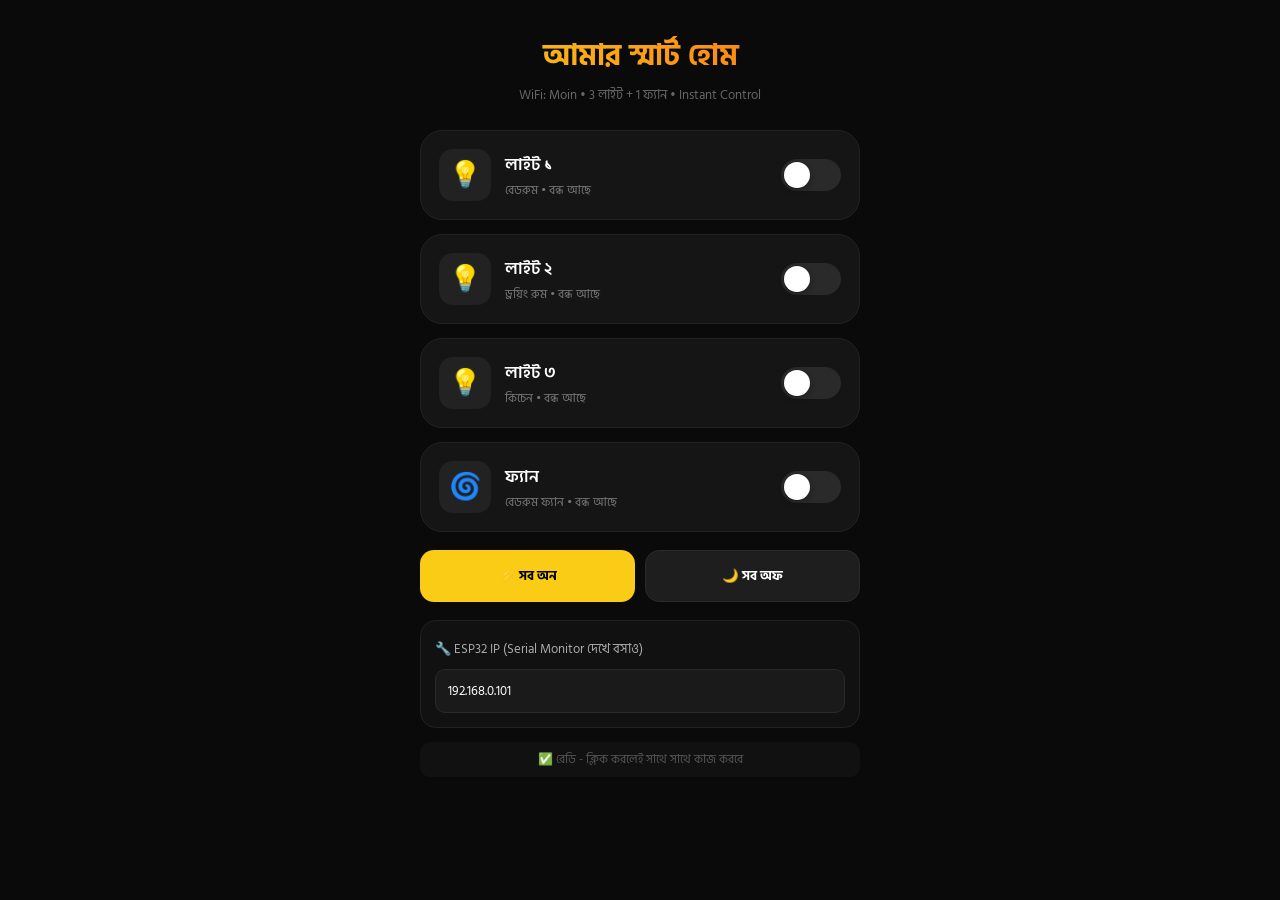
<file: index.html>
<!DOCTYPE html>
<html lang="bn">
<head>
<meta charset="UTF-8">
<meta name="viewport" content="width=device-width, initial-scale=1.0">
<title>আমার স্মার্ট হোম - Moin</title>
<link href="https://fonts.googleapis.com/css2?family=Hind+Siliguri:wght@400;600;700&display=swap" rel="stylesheet">
<style>
*{margin:0;padding:0;box-sizing:border-box;font-family:'Hind Siliguri',sans-serif}
body{background:#0a0a0a;color:#fff;min-height:100vh;padding:16px}
.container{max-width:440px;margin:0 auto}
.header{text-align:center;margin:16px 0 24px}
.header h1{font-size:30px;background:linear-gradient(90deg,#facc15,#f97316);-webkit-background-clip:text;-webkit-text-fill-color:transparent;font-weight:700}
.header p{color:#666;margin-top:4px;font-size:13px}
.card{background:#151515;border:1px solid #222;border-radius:22px;padding:18px;margin-bottom:14px;display:flex;justify-content:space-between;align-items:center;transition:all 0.15s ease}
.card:active{transform:scale(0.98)}
.card.on{border-color:#facc15;background:#1e1c0a}
.card.on.fan{border-color:#38bdf8;background:#0a1c22}
.left{display:flex;align-items:center;gap:14px}
.icon{width:52px;height:52px;border-radius:14px;display:flex;align-items:center;justify-content:center;font-size:26px;background:#222;transition:0.15s}
.card.on .icon{background:#facc15;transform:rotate(15deg)}
.card.on.fan .icon{background:#38bdf8}
.info h3{font-size:17px;font-weight:600}
.info p{font-size:12px;color:#777;margin-top:2px}
.switch{width:60px;height:32px;background:#2a2a2a;border-radius:20px;position:relative;cursor:pointer;transition:0.15s;flex-shrink:0}
.switch.on{background:#facc15}
.switch.on.fan{background:#38bdf8}
.knob{width:26px;height:26px;background:#fff;border-radius:50%;position:absolute;top:3px;left:3px;transition:0.15s cubic-bezier(0.34,1.56,0.64,1);box-shadow:0 2px 6px rgba(0,0,0,0.3)}
.switch.on .knob{left:31px}
.btns{display:grid;grid-template-columns:1fr 1fr;gap:10px;margin-top:18px}
.btn{padding:14px;border-radius:14px;border:none;font-weight:700;cursor:pointer;transition:0.15s}
.btn:active{transform:scale(0.97)}
.btn-all-on{background:#facc15;color:#000}
.btn-all-off{background:#1e1e1e;color:#fff;border:1px solid #2a2a2a}
.config{background:#111;border:1px solid #222;border-radius:16px;padding:14px;margin-top:18px}
.config label{font-size:13px;color:#aaa}
.config input{width:100%;background:#1a1a1a;border:1px solid #2a2a2a;border-radius:10px;padding:10px 12px;color:#fff;margin-top:8px;outline:none}
.config input:focus{border-color:#facc15}
.status{margin-top:14px;text-align:center;color:#555;font-size:12px;padding:8px;background:#111;border-radius:10px}
</style>
</head>
<body>
<div class="container">
  <div class="header">
    <h1>আমার স্মার্ট হোম</h1>
    <p>WiFi: Moin • 3 লাইট + 1 ফ্যান • Instant Control</p>
  </div>
  <div id="devices"></div>
  <div class="btns">
    <button class="btn btn-all-on" onclick="all(true)">⚡ সব অন</button>
    <button class="btn btn-all-off" onclick="all(false)">🌙 সব অফ</button>
  </div>
  <div class="config">
    <label>🔧 ESP32 IP (Serial Monitor দেখে বসাও)</label>
    <input id="ip" value="192.168.0.101" oninput="saveIP()">
  </div>
  <div class="status" id="status">✅ রেডি - ক্লিক করলেই সাথে সাথে কাজ করবে</div>
</div>
<script>
const devices = [
  {id:1, name:'লাইট ১', sub:'বেডরুম', type:'light', emoji:'💡'},
  {id:2, name:'লাইট ২', sub:'ড্রয়িং রুম', type:'light', emoji:'💡'},
  {id:3, name:'লাইট ৩', sub:'কিচেন', type:'light', emoji:'💡'},
  {id:4, name:'ফ্যান', sub:'বেডরুম ফ্যান', type:'fan', emoji:'🌀'},
];
let states = JSON.parse(localStorage.getItem('relay_states') || '{"1":false,"2":false,"3":false,"4":false}');
const savedIP = localStorage.getItem('esp_ip');
if(savedIP) document.getElementById('ip').value = savedIP;

function saveIP(){ localStorage.setItem('esp_ip', document.getElementById('ip').value); }

function render(){
  document.getElementById('devices').innerHTML = devices.map(d=>`
    <div class="card ${states[d.id]?'on':''} ${d.type}">
      <div class="left">
        <div class="icon">${d.emoji}</div>
        <div class="info"><h3>${d.name}</h3><p>${d.sub} • ${states[d.id]?'চালু আছে':'বন্ধ আছে'}</p></div>
      </div>
      <div class="switch ${states[d.id]?'on':''} ${d.type}" onclick="toggle(${d.id})"><div class="knob"></div></div>
    </div>
  `).join('');
}
function getIP(){ 
  let v=document.getElementById('ip').value.trim();
  if(!v) return null;
  if(!v.startsWith('http')) v='http://'+v;
  return v.replace(/\/$/,'');
}
// FAST TOGGLE - UI instant update
function toggle(id){
  const newState = !states[id];
  states[id]=newState;
  localStorage.setItem('relay_states', JSON.stringify(states));
  render();
  
  const ip = getIP();
  if(!ip){ document.getElementById('status').innerText='⚠️ IP দাও'; return; }
  
  document.getElementById('status').innerText = `${devices.find(x=>x.id==id).name} ${newState?'চালু হচ্ছে...':'বন্ধ হচ্ছে...'}`;
  
  // Background fetch - no waiting
  fetch(`${ip}/relay${id}/${newState?'on':'off'}`, {method:'GET', cache:'no-store'})
    .then(()=>{ document.getElementById('status').innerText=`✅ ${devices.find(x=>x.id==id).name} ${newState?'চালু':'বন্ধ'} হলো`; })
    .catch(()=>{ document.getElementById('status').innerText=`⚠️ ESP32 পাওয়া যায়নি - একই WiFi তে আছো? (ডেমো চলছে)`; });
}
function all(on){
  Object.keys(states).forEach(k=>states[k]=on);
  localStorage.setItem('relay_states', JSON.stringify(states));
  render();
  const ip=getIP();
  if(!ip) return;
  [1,2,3,4].forEach(id=>{
    fetch(`${ip}/relay${id}/${on?'on':'off'}`, {cache:'no-store'}).catch(()=>{});
  });
  document.getElementById('status').innerText= on ? '⚡ সব চালু হচ্ছে...' : '🌙 সব বন্ধ হচ্ছে...';
}
render();
</script>
</body>
</html>
</file>
